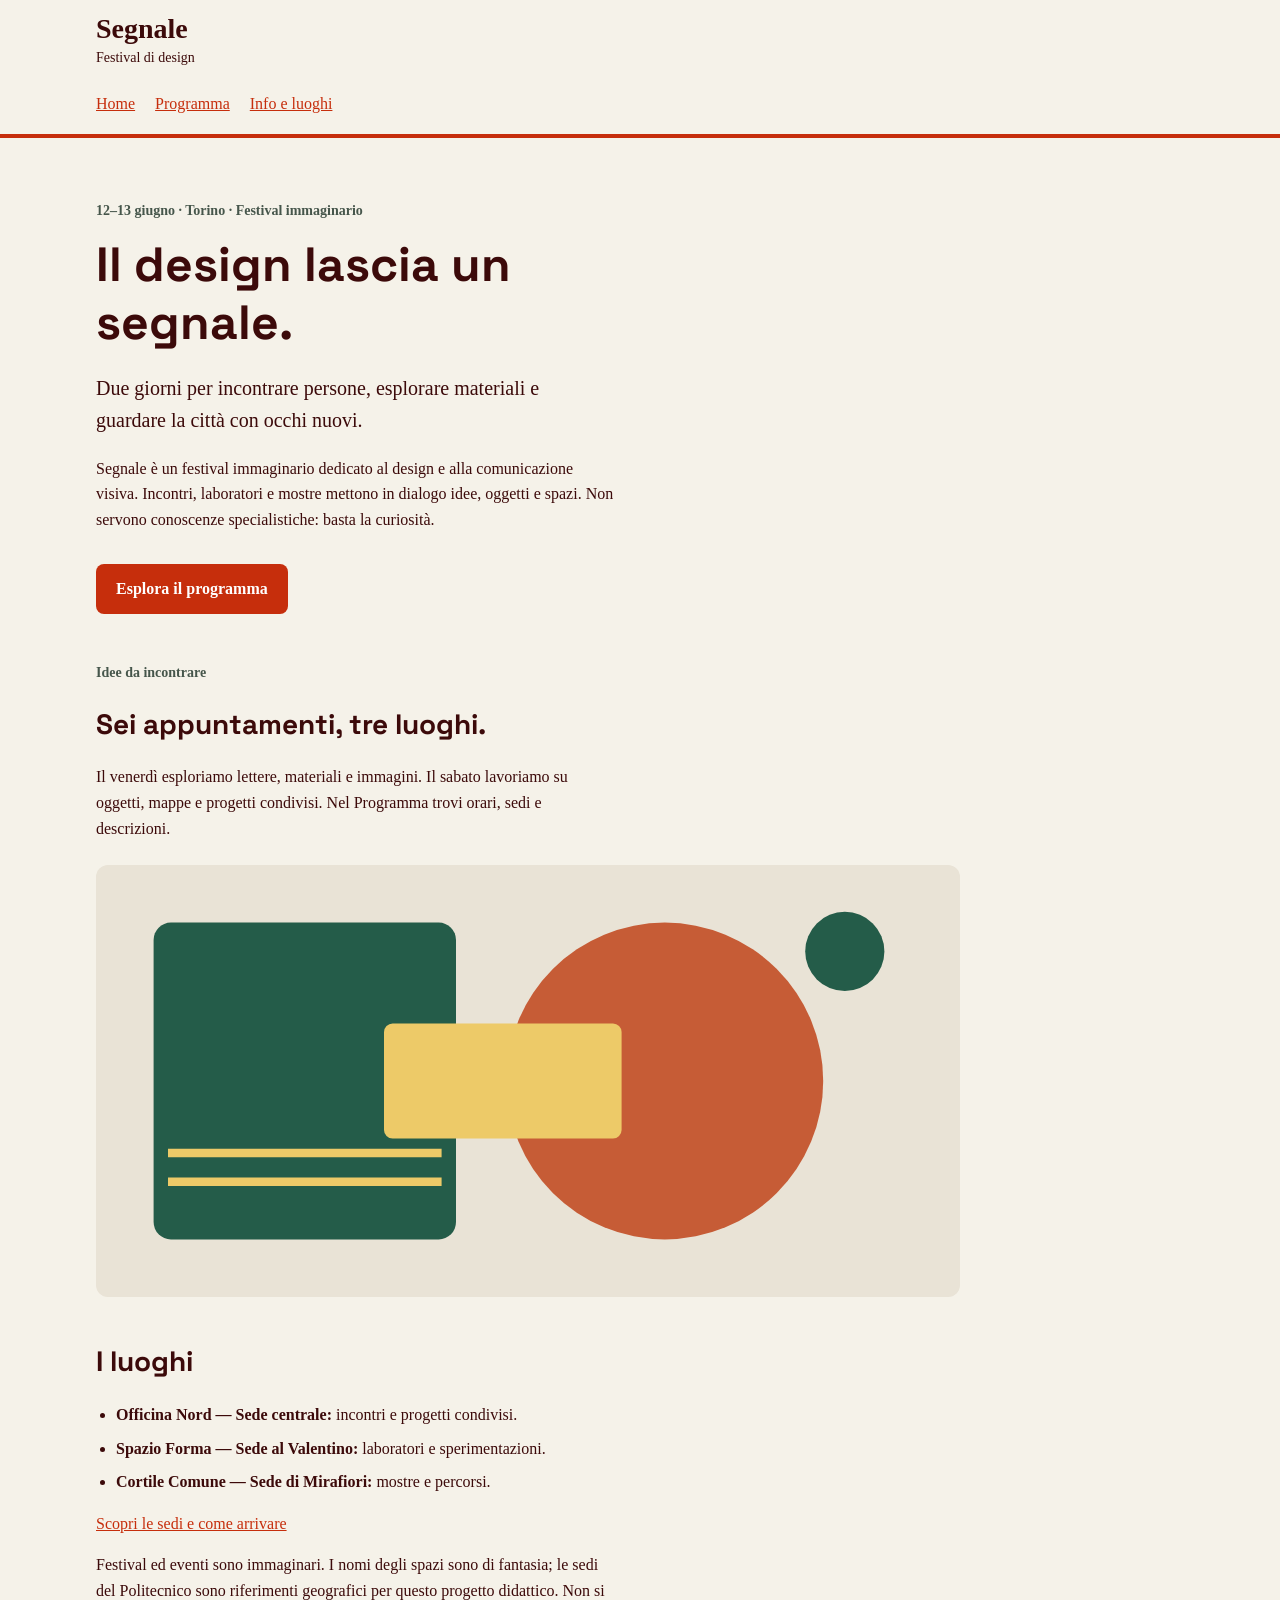
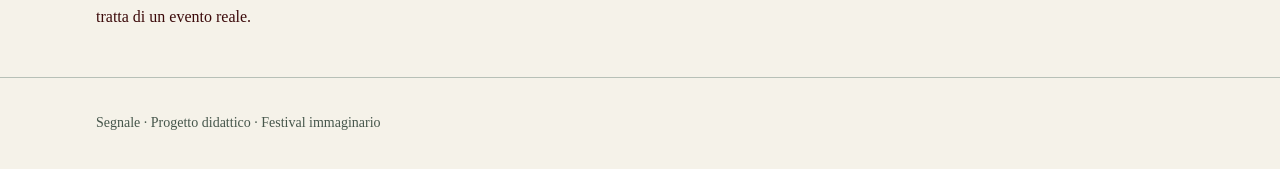
<file: index.html>
<!doctype html>
<html lang="it">
<head>
  <meta charset="utf-8">
  <meta name="viewport" content="width=device-width, initial-scale=1">
  <title>Segnale — Festival di design</title>
  <link rel="preconnect" href="https://fonts.googleapis.com">
  <link rel="preconnect" href="https://fonts.gstatic.com" crossorigin>
  <link href="https://fonts.googleapis.com/css2?family=Space+Grotesk:wght@400;500;600;700&display=swap" rel="stylesheet">
  <link rel="stylesheet" href="style.css">
</head>
<body>
  <a class="skip-link" href="#contenuto">Vai al contenuto</a>
  <header class="site-header">
    <div class="container">
      <a class="brand" href="index.html">Segnale<span>Festival di design</span></a>
      <nav>
        <a href="index.html">Home</a>
        <a href="programma.html">Programma</a>
        <a href="info.html">Info e luoghi</a>
      </nav>
    </div>
  </header>

  <main id="contenuto" class="container">
    <section class="intro">
      <p class="eyebrow">12–13 giugno · Torino · Festival immaginario</p>
      <h1 id="titolo-home">Il design lascia un segnale.</h1>
      <p class="lead">Due giorni per incontrare persone, esplorare materiali e guardare la città con occhi nuovi.</p>
      <p class="reading-text">Segnale è un festival immaginario dedicato al design e alla comunicazione visiva. Incontri, laboratori e mostre mettono in dialogo idee, oggetti e spazi. Non servono conoscenze specialistiche: basta la curiosità.</p>
      <a class="button-link" href="programma.html">Esplora il programma</a>
    </section>

    <section class="content-section">
      <p class="eyebrow">Idee da incontrare</p>
      <h2 id="titolo-festival">Sei appuntamenti, tre luoghi.</h2>
      <p class="reading-text">Il venerdì esploriamo lettere, materiali e immagini. Il sabato lavoriamo su oggetti, mappe e progetti condivisi. Nel Programma trovi orari, sedi e descrizioni.</p>
      <img class="festival-image" src="assets/festival.svg" alt="Composizione geometrica di cerchi e rettangoli nei colori del festival" width="1200" height="600">
    </section>

    <section class="content-section">
      <h2 id="titolo-luoghi">I luoghi</h2>
      <ul class="venues">
        <li><strong>Officina Nord — Sede centrale:</strong> incontri e progetti condivisi.</li>
        <li><strong>Spazio Forma — Sede al Valentino:</strong> laboratori e sperimentazioni.</li>
        <li><strong>Cortile Comune — Sede di Mirafiori:</strong> mostre e percorsi.</li>
      </ul>
      <p><a href="info.html">Scopri le sedi e come arrivare</a></p>
      <p class="reading-text">Festival ed eventi sono immaginari. I nomi degli spazi sono di fantasia; le sedi del Politecnico sono riferimenti geografici per questo progetto didattico. Non si tratta di un evento reale.</p>
    </section>
  </main>

  <footer class="site-footer"><div class="container"><p>Segnale · Progetto didattico · Festival immaginario</p></div></footer>
</body>
</html>
</file>
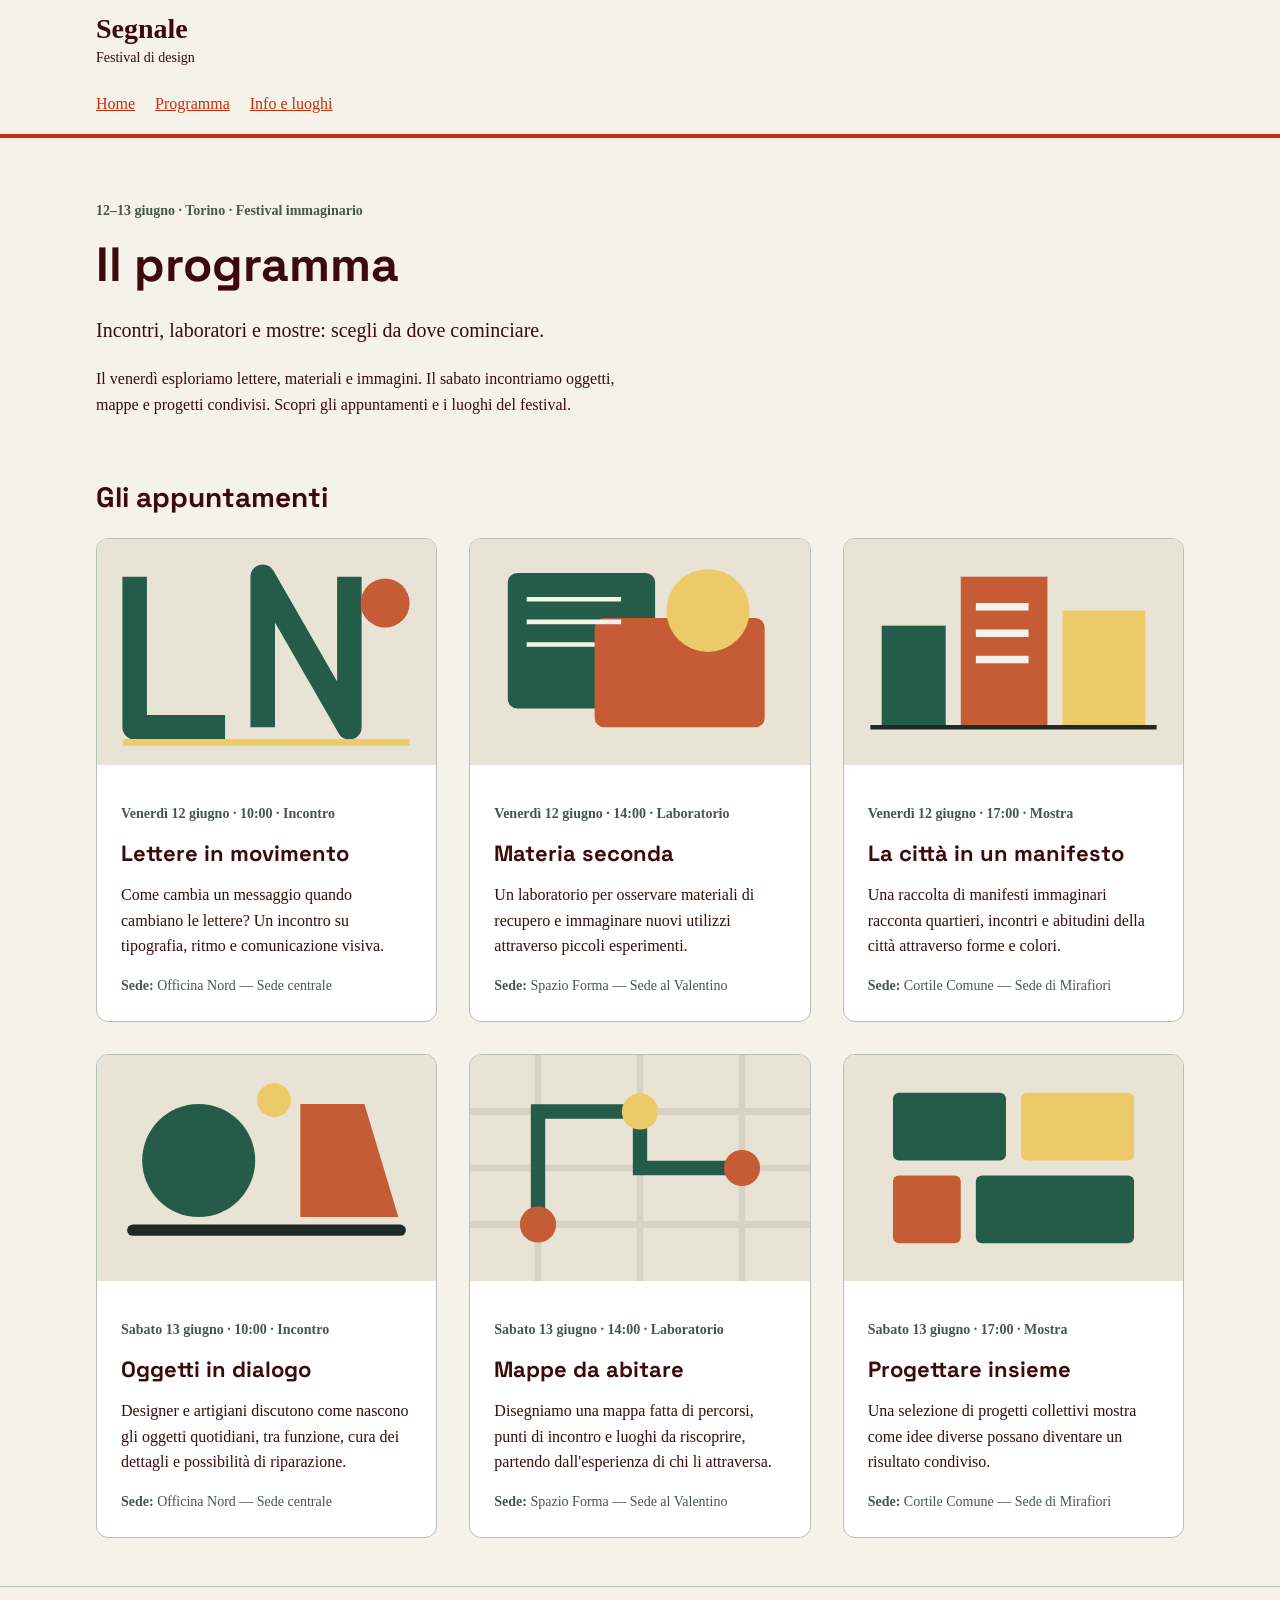
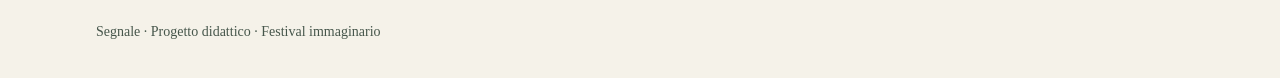
<file: programma.html>
<!doctype html>
<html lang="it">
<head>
  <meta charset="utf-8">
  <meta name="viewport" content="width=device-width, initial-scale=1">
  <title>Programma — Segnale</title>
  <link rel="preconnect" href="https://fonts.googleapis.com">
  <link rel="preconnect" href="https://fonts.gstatic.com" crossorigin>
  <link href="https://fonts.googleapis.com/css2?family=Space+Grotesk:wght@400;500;600;700&display=swap" rel="stylesheet">
  <link rel="stylesheet" href="style.css">
</head>
<body>
  <a class="skip-link" href="#contenuto">Vai al contenuto</a>
  <header class="site-header">
    <div class="container">
      <a class="brand" href="index.html">Segnale<span>Festival di design</span></a>
      <nav>
        <a href="index.html">Home</a>
        <a href="programma.html">Programma</a>
        <a href="info.html">Info e luoghi</a>
      </nav>
    </div>
  </header>

  <main id="contenuto" class="container">
    <section class="intro">
      <p class="eyebrow">12–13 giugno · Torino · Festival immaginario</p>
      <h1 id="titolo-programma">Il programma</h1>
      <p class="lead">Incontri, laboratori e mostre: scegli da dove cominciare.</p>
      <p class="reading-text">Il venerdì esploriamo lettere, materiali e immagini. Il sabato incontriamo oggetti, mappe e progetti condivisi. Scopri gli appuntamenti e i luoghi del festival.</p>
    </section>

    <section class="content-section">
      <h2 id="titolo-eventi">Gli appuntamenti</h2>
      <div class="event-grid">
        <article class="event-card">
          <img src="assets/lettere-in-movimento.svg" alt="Lettere geometriche disposte su una griglia" width="900" height="600">
          <div class="event-body">
            <p class="event-meta">Venerdì 12 giugno · 10:00 · Incontro</p>
            <h3>Lettere in movimento</h3>
            <p>Come cambia un messaggio quando cambiano le lettere? Un incontro su tipografia, ritmo e comunicazione visiva.</p>
            <p class="event-place"><strong>Sede:</strong> Officina Nord — Sede centrale</p>
          </div>
        </article>
        <article class="event-card">
          <img src="assets/materia-seconda.svg" alt="Forme sovrapposte che richiamano campioni di materiali" width="900" height="600">
          <div class="event-body">
            <p class="event-meta">Venerdì 12 giugno · 14:00 · Laboratorio</p>
            <h3>Materia seconda</h3>
            <p>Un laboratorio per osservare materiali di recupero e immaginare nuovi utilizzi attraverso piccoli esperimenti.</p>
            <p class="event-place"><strong>Sede:</strong> Spazio Forma — Sede al Valentino</p>
          </div>
        </article>
        <article class="event-card">
          <img src="assets/citta-manifesto.svg" alt="Rettangoli colorati compongono una città astratta." width="900" height="600">
          <div class="event-body">
            <p class="event-meta">Venerdì 12 giugno · 17:00 · Mostra</p>
            <h3>La città in un manifesto</h3>
            <p>Una raccolta di manifesti immaginari racconta quartieri, incontri e abitudini della città attraverso forme e colori.</p>
            <p class="event-place"><strong>Sede:</strong> Cortile Comune — Sede di Mirafiori</p>
          </div>
        </article>
        <article class="event-card">
          <img src="assets/oggetti-dialogo.svg" alt="Due forme geometriche si fronteggiano sopra una linea comune." width="900" height="600">
          <div class="event-body">
            <p class="event-meta">Sabato 13 giugno · 10:00 · Incontro</p>
            <h3>Oggetti in dialogo</h3>
            <p>Designer e artigiani discutono come nascono gli oggetti quotidiani, tra funzione, cura dei dettagli e possibilità di riparazione.</p>
            <p class="event-place"><strong>Sede:</strong> Officina Nord — Sede centrale</p>
          </div>
        </article>
        <article class="event-card">
          <img src="assets/mappe-abitare.svg" alt="Un percorso collega tre punti su una mappa geometrica." width="900" height="600">
          <div class="event-body">
            <p class="event-meta">Sabato 13 giugno · 14:00 · Laboratorio</p>
            <h3>Mappe da abitare</h3>
            <p>Disegniamo una mappa fatta di percorsi, punti di incontro e luoghi da riscoprire, partendo dall'esperienza di chi li attraversa.</p>
            <p class="event-place"><strong>Sede:</strong> Spazio Forma — Sede al Valentino</p>
          </div>
        </article>
        <article class="event-card">
          <img src="assets/progettare-insieme.svg" alt="Moduli di colori diversi si incastrano in una composizione comune." width="900" height="600">
          <div class="event-body">
            <p class="event-meta">Sabato 13 giugno · 17:00 · Mostra</p>
            <h3>Progettare insieme</h3>
            <p>Una selezione di progetti collettivi mostra come idee diverse possano diventare un risultato condiviso.</p>
            <p class="event-place"><strong>Sede:</strong> Cortile Comune — Sede di Mirafiori</p>
          </div>
        </article>
      </div>
    </section>
  </main>

  <footer class="site-footer"><div class="container"><p>Segnale · Progetto didattico · Festival immaginario</p></div></footer>
</body>
</html>
</file>
<file: style.css>
/* Segnale: esempio completo della consegna su Home e Programma. */

/* Valori condivisi: le regole interessate li richiamano con var(). */
:root {
  --colore-primario: #c62e0c;
  --colore-primario-scuro: #550909;
  --colore-sfondo: #f5f2e9;
  --colore-testo: #3c0a0a;
  --font-testo: Rockwell, "Roboto Slab", serif;
  --font-titoli: "Space Grotesk", Against, serif;
}

* {
  box-sizing: border-box;
}

body {
  margin: 0;
  background: var(--colore-sfondo);
  color: var(--colore-testo);
  font-family: var(--font-testo);
  font-size: 1rem;
  line-height: 1.6;
}

a {
  color: var(--colore-primario);
}

a:hover {
  text-decoration: underline;
}

a:focus {
  outline: 3px solid var(--colore-testo);
}

.container {
  width: 92%;
  max-width: 68rem;
  margin: 0 auto;
}

.site-header {
  position: sticky;
  top: 0;
  z-index: 1000;
  padding: 0.75rem 0;
  border-bottom: 4px solid var(--colore-primario);
  background: var(--colore-sfondo);
}

.brand {
  display: inline-block;
  color: var(--colore-testo);
  font-size: 1.75rem;
  font-weight: bold;
  line-height: 1.2;
  text-decoration: none;
}

.brand span {
  display: block;
  margin-top: 0.25rem;
  font-size: 0.875rem;
  font-weight: normal;
}

/* Menu: in colonna sotto i 600 px. */
nav {
  display: flex;
  flex-direction: column;
  align-items: flex-start;
  gap: 0.25rem;
  margin-top: 1rem;
}

nav a {
  display: block;
  margin: 0;
  padding: 0.35rem 0;
}

.intro {
  padding: 3rem 0 1rem;
}

.eyebrow,
.event-meta {
  color: #46564b;
  font-size: 0.875rem;
  font-weight: bold;
}

h1,
h2,
h3 {
  font-family: var(--font-titoli);
  line-height: 1.2;
}

h1 {
  max-width: 18ch;
  margin: 0.75rem 0 1.25rem;
  font-size: 3rem;
}

h2 {
  font-size: 1.75rem;
}

h3 {
  margin: 0.5rem 0 0.75rem;
  font-size: 1.375rem;
}

.lead {
  max-width: 48ch;
  font-size: 1.25rem;
}

.reading-text {
  max-width: 65ch;
}

.button-link {
  display: inline-block;
  margin-top: 1rem;
  padding: 0.75rem 1.25rem;
  border-radius: 0.5rem;
  background: var(--colore-primario);
  color: #ffffff;
  font-weight: bold;
  text-decoration: none;
}

.button-link:hover {
  background: var(--colore-primario-scuro);
}

.content-section {
  margin: 2rem 0 3rem;
}

.festival-image {
  display: block;
  width: 100%;
  max-width: 54rem;
  height: auto;
  margin-top: 1.5rem;
  border-radius: 0.75rem;
}

.venues {
  padding-left: 1.25rem;
}

.venues li {
  margin-bottom: 0.5rem;
}

/* Disposizione di base: una colonna. */
.event-grid {
  display: grid;
  grid-template-columns: 1fr;
  gap: 2rem;
}

.event-card {
  overflow: hidden;
  border: 1px solid #b7c0b7;
  border-radius: 0.75rem;
  background: #ffffff;
}

.event-card img {
  display: block;
  width: 100%;
  height: auto;
}

.event-body {
  padding: 1.5rem;
}

.event-place {
  margin-bottom: 0;
  color: #46564b;
  font-size: 0.875rem;
}

.site-footer {
  padding: 1.25rem 0;
  border-top: 1px solid #b7c0b7;
  color: #46564b;
  font-size: 0.875rem;
}

.skip-link {
  position: absolute;
  top: -6rem;
  left: 1rem;
  padding: 0.75rem 1rem;
  background: #ffffff;
  color: var(--colore-testo);
}

.skip-link:focus {
  top: 1rem;
}

/* Da 600 px: menu in riga e griglia eventi a due colonne. */
@media (min-width: 600px) {
  nav {
    flex-direction: row;
    flex-wrap: wrap;
    column-gap: 1.25rem;
    row-gap: 0.25rem;
  }

  .event-grid {
    grid-template-columns: repeat(2, 1fr);
  }
}

/* Da 1024 px: tre colonne per gli eventi. */
@media (min-width: 1024px) {
  .event-grid {
    grid-template-columns: repeat(3, 1fr);
  }
}

/* Info e luoghi: componenti aggiunti al sito esistente. */
button {
  padding: 0.65rem 0.5rem;
  border: 2px solid var(--colore-primario);
  border-radius: 0.5rem;
  background: var(--colore-primario);
  color: #ffffff;
  font-family: var(--font-testo);
  font-size: 1rem;
  font-weight: bold;
  cursor: pointer;
}

button:hover {
  background: var(--colore-primario-scuro);
}

button:focus {
  outline: 3px solid var(--colore-testo);
}

.venue-gallery {
  max-width: 54rem;
}

.venue-swiper {
  width: 100%;
}

.venue-slide {
  margin: 0;
  overflow: hidden;
  border: 1px solid #b7c0b7;
  border-radius: 0.75rem;
  background: #ffffff;
}

.venue-slide img {
  display: block;
  width: 100%;
  height: auto;
}

.venue-slide figcaption {
  padding: 1.25rem;
}

.gallery-controls {
  display: grid;
  grid-template-columns: repeat(2, 1fr);
  gap: 0.75rem;
  margin-top: 1rem;
}

.gallery-count {
  margin: 0.75rem 0 0;
  text-align: center;
}

@media (max-width: 319px) {
  .gallery-label {
    font-size: 0;
  }
}

.map-container {
  margin: 1.5rem 0;
  overflow: hidden;
  border: 1px solid #b7c0b7;
  border-radius: 0.75rem;
  background: #ffffff;
}

.map-container iframe {
  display: block;
  width: 100%;
  height: 28rem;
  border: 0;
}

.venue-addresses {
  display: grid;
  grid-template-columns: 1fr;
  gap: 1.5rem;
}

.venue-address {
  padding: 1.25rem;
  border: 1px solid #b7c0b7;
  border-radius: 0.75rem;
}

.teaching-note {
  margin-top: 2rem;
}

@media (min-width: 768px) {
  .venue-addresses {
    grid-template-columns: repeat(3, 1fr);
  }
}
</file>
